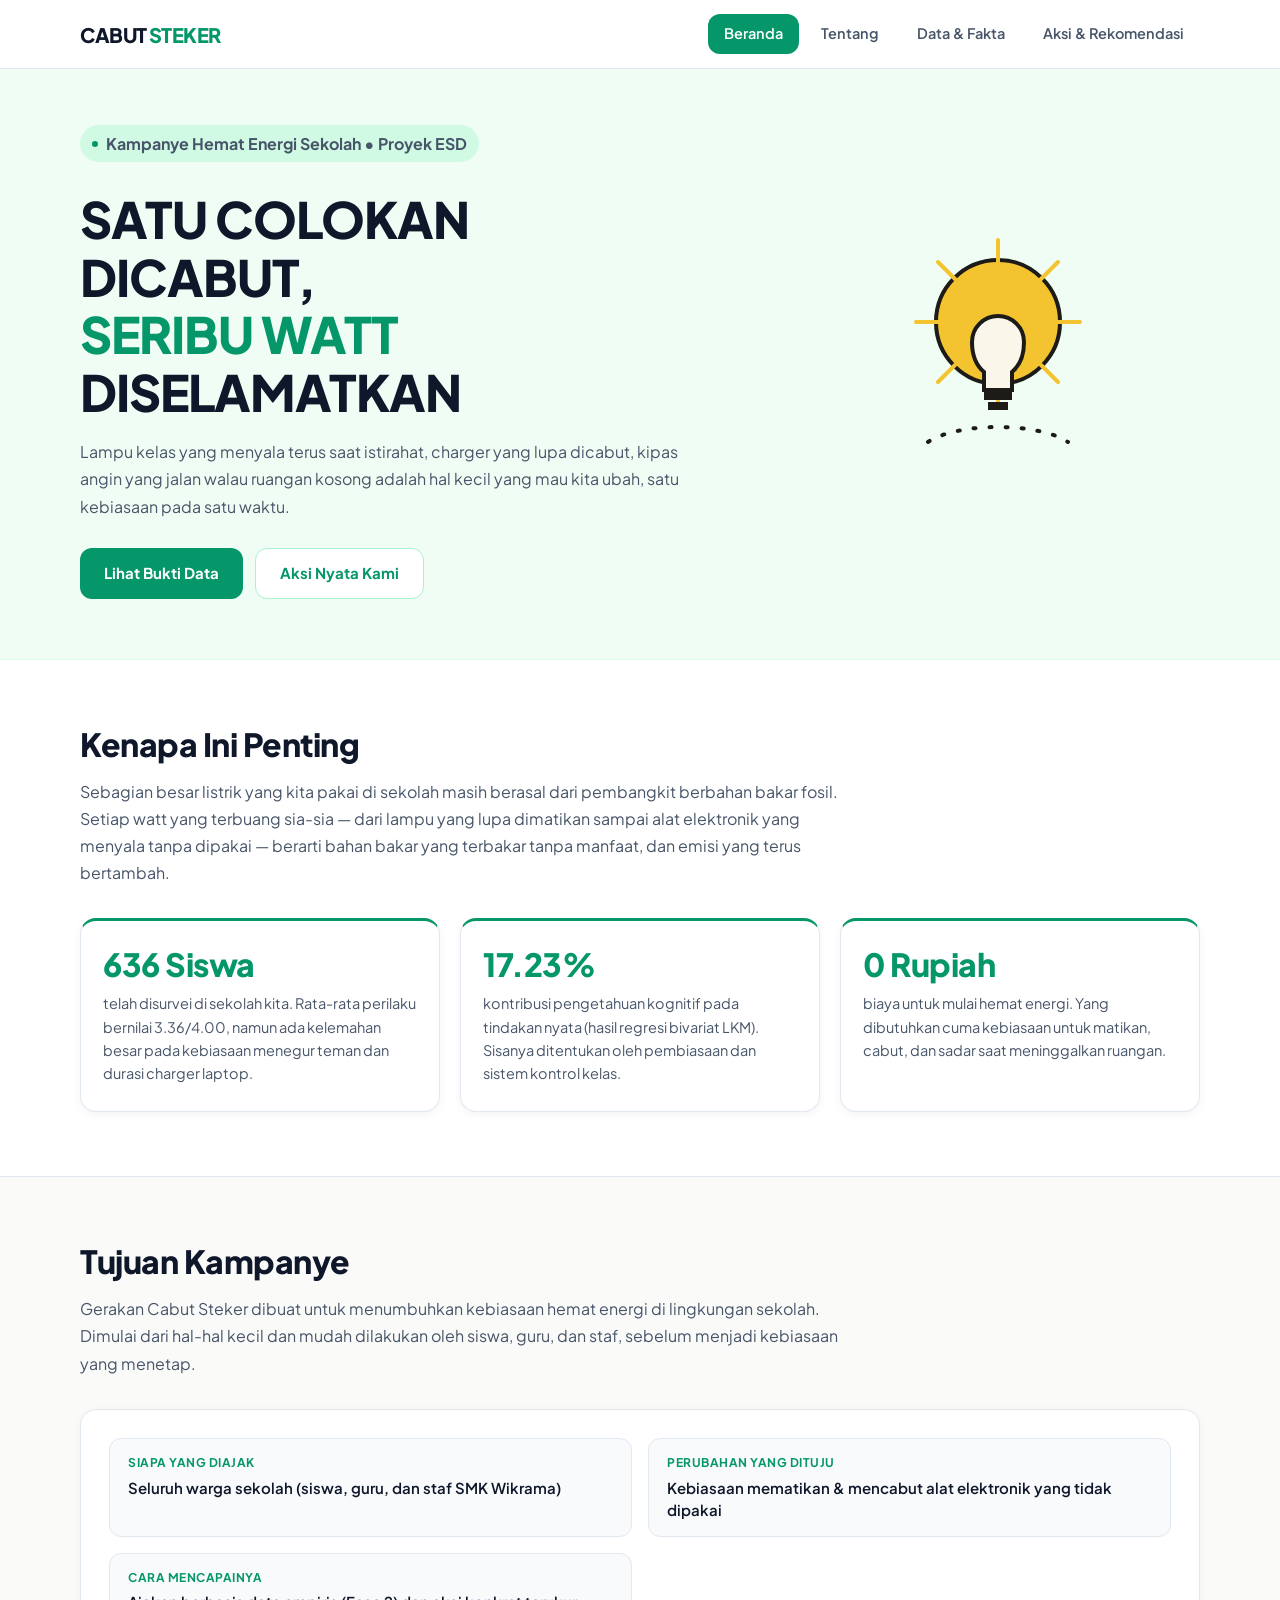
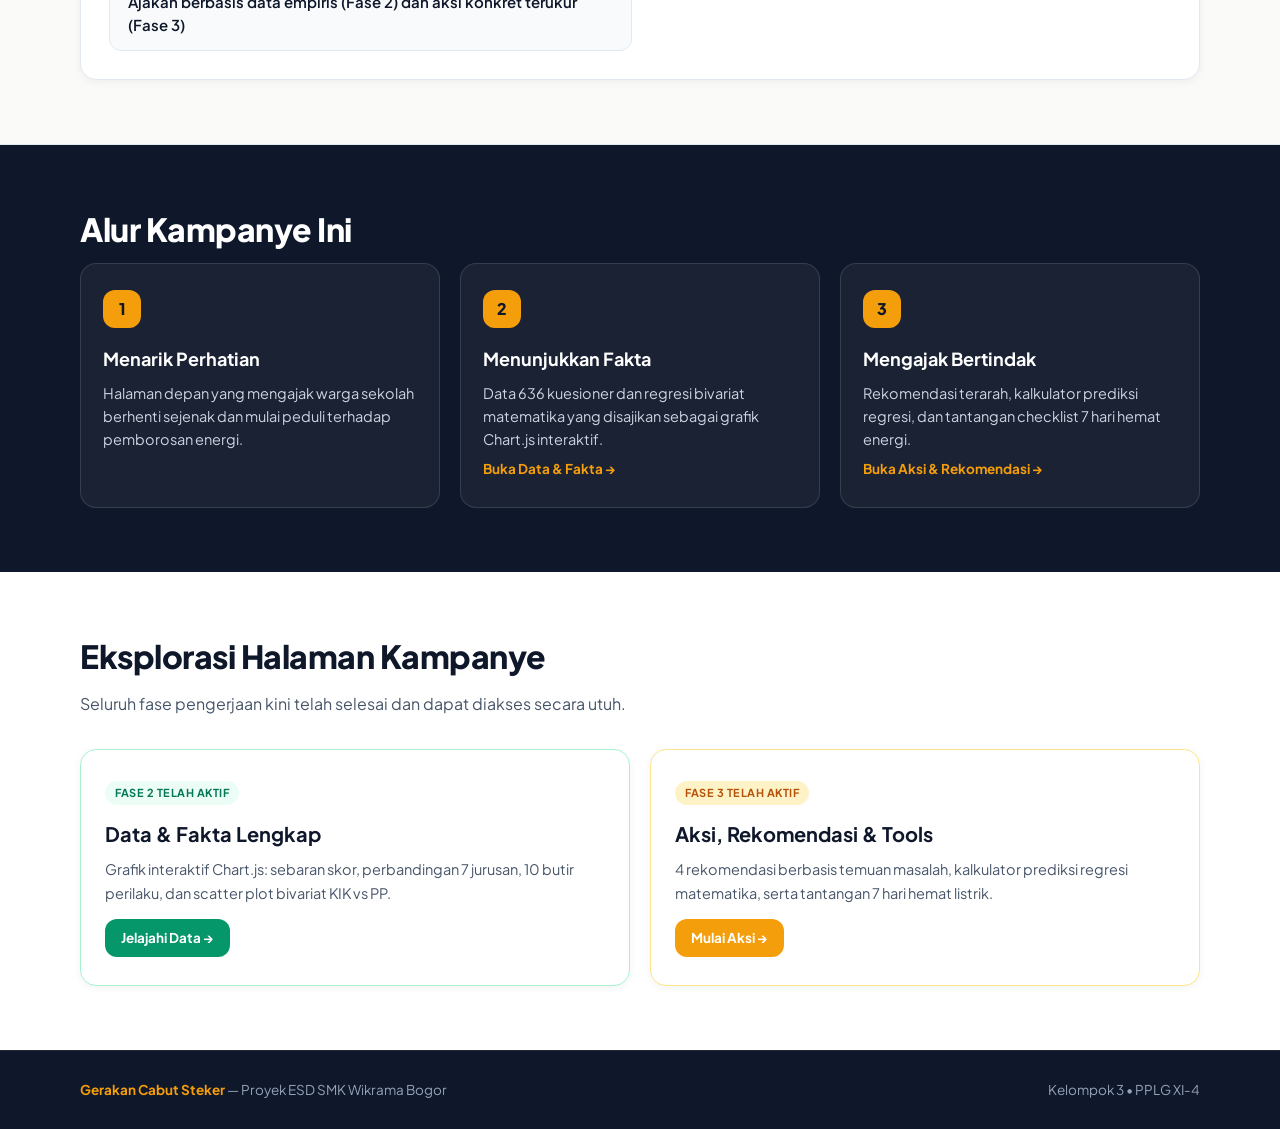
<file: index.html>
<!DOCTYPE html>
<html lang="id">
<head>
<meta charset="UTF-8">
<meta name="viewport" content="width=device-width, initial-scale=1.0">
<title>Gerakan Cabut Steker — Kampanye Hemat Energi Sekolah</title>
<meta name="description" content="Kampanye ajakan hemat energi di lingkungan sekolah: satu colokan dicabut, satu langkah lebih hemat. Proyek ESD SMK Wikrama Bogor.">
<link rel="preconnect" href="https://fonts.googleapis.com">
<link rel="preconnect" href="https://fonts.gstatic.com">
<link href="https://fonts.googleapis.com/css2?family=Plus+Jakarta+Sans:wght@400;500;600;700;800&display=swap" rel="stylesheet">
<link rel="stylesheet" href="css/style.css">
</head>
<body>

<header class="header">
  <div class="wadah header-inner">
    <a href="index.html" class="logo">CABUT<span>STEKER</span></a>
    <button class="nav-toggle" aria-expanded="false" aria-label="Buka menu navigasi">Menu</button>
    <ul class="nav">
      <li><a href="index.html" class="aktif">Beranda</a></li>
      <li><a href="tentang.html">Tentang</a></li>
      <li><a href="data.html">Data &amp; Fakta</a></li>
      <li><a href="aksi.html">Aksi &amp; Rekomendasi</a></li>
    </ul>
  </div>
</header>

<section class="hero">
  <div class="wadah hero-inner">
    <div>
      <p class="hero-eyebrow">Kampanye Hemat Energi Sekolah &bull; Proyek ESD</p>
      <h1>SATU COLOKAN<br>DICABUT,<br><em>SERIBU WATT</em><br>DISELAMATKAN</h1>
      <p>Lampu kelas yang menyala terus saat istirahat, charger yang lupa dicabut, kipas angin yang jalan walau ruangan kosong adalah hal kecil yang mau kita ubah, satu kebiasaan pada satu waktu.</p>
      <div style="display: flex; gap: 12px; flex-wrap: wrap; margin-top: 20px;">
        <a href="data.html" class="tombol">Lihat Bukti Data</a>
        <a href="aksi.html" class="tombol" style="background: #ffffff; color: var(--primary); border: 1px solid var(--primary-border);">Aksi Nyata Kami</a>
      </div>
    </div>
    <div class="hero-ilustrasi" aria-hidden="true">
      <svg viewBox="0 0 220 260" width="220" height="260" xmlns="http://www.w3.org/2000/svg">
        <circle cx="110" cy="90" r="62" fill="#F4C430" stroke="#1C1B18" stroke-width="4"/>
        <path d="M110 8 V32 M110 148 V172 M28 90 H52 M168 90 H192 M50 30 L67 47 M170 30 L153 47 M50 150 L67 133 M170 150 L153 133" stroke="#F4C430" stroke-width="4" stroke-linecap="round"/>
        <path d="M84 110 Q84 130 96 140 V158 H124 V140 Q136 130 136 110 A26 26 0 1 0 84 110 Z" fill="#FBF6EA" stroke="#1C1B18" stroke-width="4"/>
        <rect x="96" y="158" width="28" height="10" fill="#1C1B18"/>
        <rect x="100" y="170" width="20" height="8" fill="#1C1B18"/>
        <path d="M40 210 C70 190 150 190 180 210" stroke="#1C1B18" stroke-width="4" fill="none" stroke-linecap="round" stroke-dasharray="2 14"/>
      </svg>
    </div>
  </div>
</section>

<section class="seksi seksi--krem">
  <div class="wadah">
    <h2 class="judul-seksi">Kenapa Ini Penting</h2>
    <p class="lead">Sebagian besar listrik yang kita pakai di sekolah masih berasal dari pembangkit berbahan bakar fosil. Setiap watt yang terbuang sia-sia — dari lampu yang lupa dimatikan sampai alat elektronik yang menyala tanpa dipakai — berarti bahan bakar yang terbakar tanpa manfaat, dan emisi yang terus bertambah.</p>
    <div class="grid-fakta">
      <div class="kartu-fakta">
        <span class="angka">636 Siswa</span>
        <p>telah disurvei di sekolah kita. Rata-rata perilaku bernilai 3.36/4.00, namun ada kelemahan besar pada kebiasaan menegur teman dan durasi charger laptop.</p>
      </div>
      <div class="kartu-fakta">
        <span class="angka">17.23%</span>
        <p>kontribusi pengetahuan kognitif pada tindakan nyata (hasil regresi bivariat LKM). Sisanya ditentukan oleh pembiasaan dan sistem kontrol kelas.</p>
      </div>
      <div class="kartu-fakta">
        <span class="angka">0 Rupiah</span>
        <p>biaya untuk mulai hemat energi. Yang dibutuhkan cuma kebiasaan untuk matikan, cabut, dan sadar saat meninggalkan ruangan.</p>
      </div>
    </div>
  </div>
</section>

<section class="seksi seksi--kuning">
  <div class="wadah">
    <h2 class="judul-seksi">Tujuan Kampanye</h2>
    <p class="lead">Gerakan Cabut Steker dibuat untuk menumbuhkan kebiasaan hemat energi di lingkungan sekolah. Dimulai dari hal-hal kecil dan mudah dilakukan oleh siswa, guru, dan staf, sebelum menjadi kebiasaan yang menetap.</p>
    <div class="kotak-identitas">
      <div class="item-identitas">
        <h4>Siapa yang diajak</h4>
        <p>Seluruh warga sekolah (siswa, guru, dan staf SMK Wikrama)</p>
      </div>
      <div class="item-identitas">
        <h4>Perubahan yang dituju</h4>
        <p>Kebiasaan mematikan &amp; mencabut alat elektronik yang tidak dipakai</p>
      </div>
      <div class="item-identitas">
        <h4>Cara mencapainya</h4>
        <p>Ajakan berbasis data empiris (Fase 2) dan aksi konkret terukur (Fase 3)</p>
      </div>
    </div>
  </div>
</section>

<section class="seksi seksi--tinta">
  <div class="wadah">
    <h2 class="judul-seksi">Alur Kampanye Ini</h2>
    <div class="alur">
      <div class="alur-langkah">
        <div class="alur-nomor">1</div>
        <h3>Menarik Perhatian</h3>
        <p>Halaman depan yang mengajak warga sekolah berhenti sejenak dan mulai peduli terhadap pemborosan energi.</p>
      </div>
      <div class="alur-langkah">
        <div class="alur-nomor">2</div>
        <h3>Menunjukkan Fakta</h3>
        <p>Data 636 kuesioner dan regresi bivariat matematika yang disajikan sebagai grafik Chart.js interaktif.</p>
        <a href="data.html" style="color: var(--accent); font-weight: 700; font-size: 13.5px; display: inline-block; margin-top: 6px;">Buka Data &amp; Fakta &rarr;</a>
      </div>
      <div class="alur-langkah">
        <div class="alur-nomor">3</div>
        <h3>Mengajak Bertindak</h3>
        <p>Rekomendasi terarah, kalkulator prediksi regresi, dan tantangan checklist 7 hari hemat energi.</p>
        <a href="aksi.html" style="color: var(--accent); font-weight: 700; font-size: 13.5px; display: inline-block; margin-top: 6px;">Buka Aksi &amp; Rekomendasi &rarr;</a>
      </div>
    </div>
  </div>
</section>

<section class="seksi seksi--krem">
  <div class="wadah">
    <h2 class="judul-seksi">Eksplorasi Halaman Kampanye</h2>
    <p class="lead">Seluruh fase pengerjaan kini telah selesai dan dapat diakses secara utuh.</p>
    <div class="grid-segera">
      <div class="kartu-segera" style="background: #ffffff; border-color: var(--primary-border);">
        <span class="pita-segera" style="background: var(--primary-light); color: var(--primary-hover);">Fase 2 Telah Aktif</span>
        <h3>Data &amp; Fakta Lengkap</h3>
        <p>Grafik interaktif Chart.js: sebaran skor, perbandingan 7 jurusan, 10 butir perilaku, dan scatter plot bivariat KIK vs PP.</p>
        <a href="data.html" class="tombol" style="margin-top: 14px; display: inline-block; font-size: 13.5px; padding: 8px 16px;">Jelajahi Data &rarr;</a>
      </div>
      <div class="kartu-segera" style="background: #ffffff; border-color: #fde68a;">
        <span class="pita-segera" style="background: #fef3c7; color: #b45309;">Fase 3 Telah Aktif</span>
        <h3>Aksi, Rekomendasi &amp; Tools</h3>
        <p>4 rekomendasi berbasis temuan masalah, kalkulator prediksi regresi matematika, serta tantangan 7 hari hemat listrik.</p>
        <a href="aksi.html" class="tombol" style="margin-top: 14px; display: inline-block; font-size: 13.5px; padding: 8px 16px; background: var(--accent);">Mulai Aksi &rarr;</a>
      </div>
    </div>
  </div>
</section>

<footer class="footer">
  <div class="wadah footer-inner">
    <span><strong>Gerakan Cabut Steker</strong> — Proyek ESD SMK Wikrama Bogor</span>
    <span>Kelompok 3 &bull; PPLG XI-4</span>
  </div>
</footer>

<script src="js/main.js"></script>
</body>
</html>
</file>
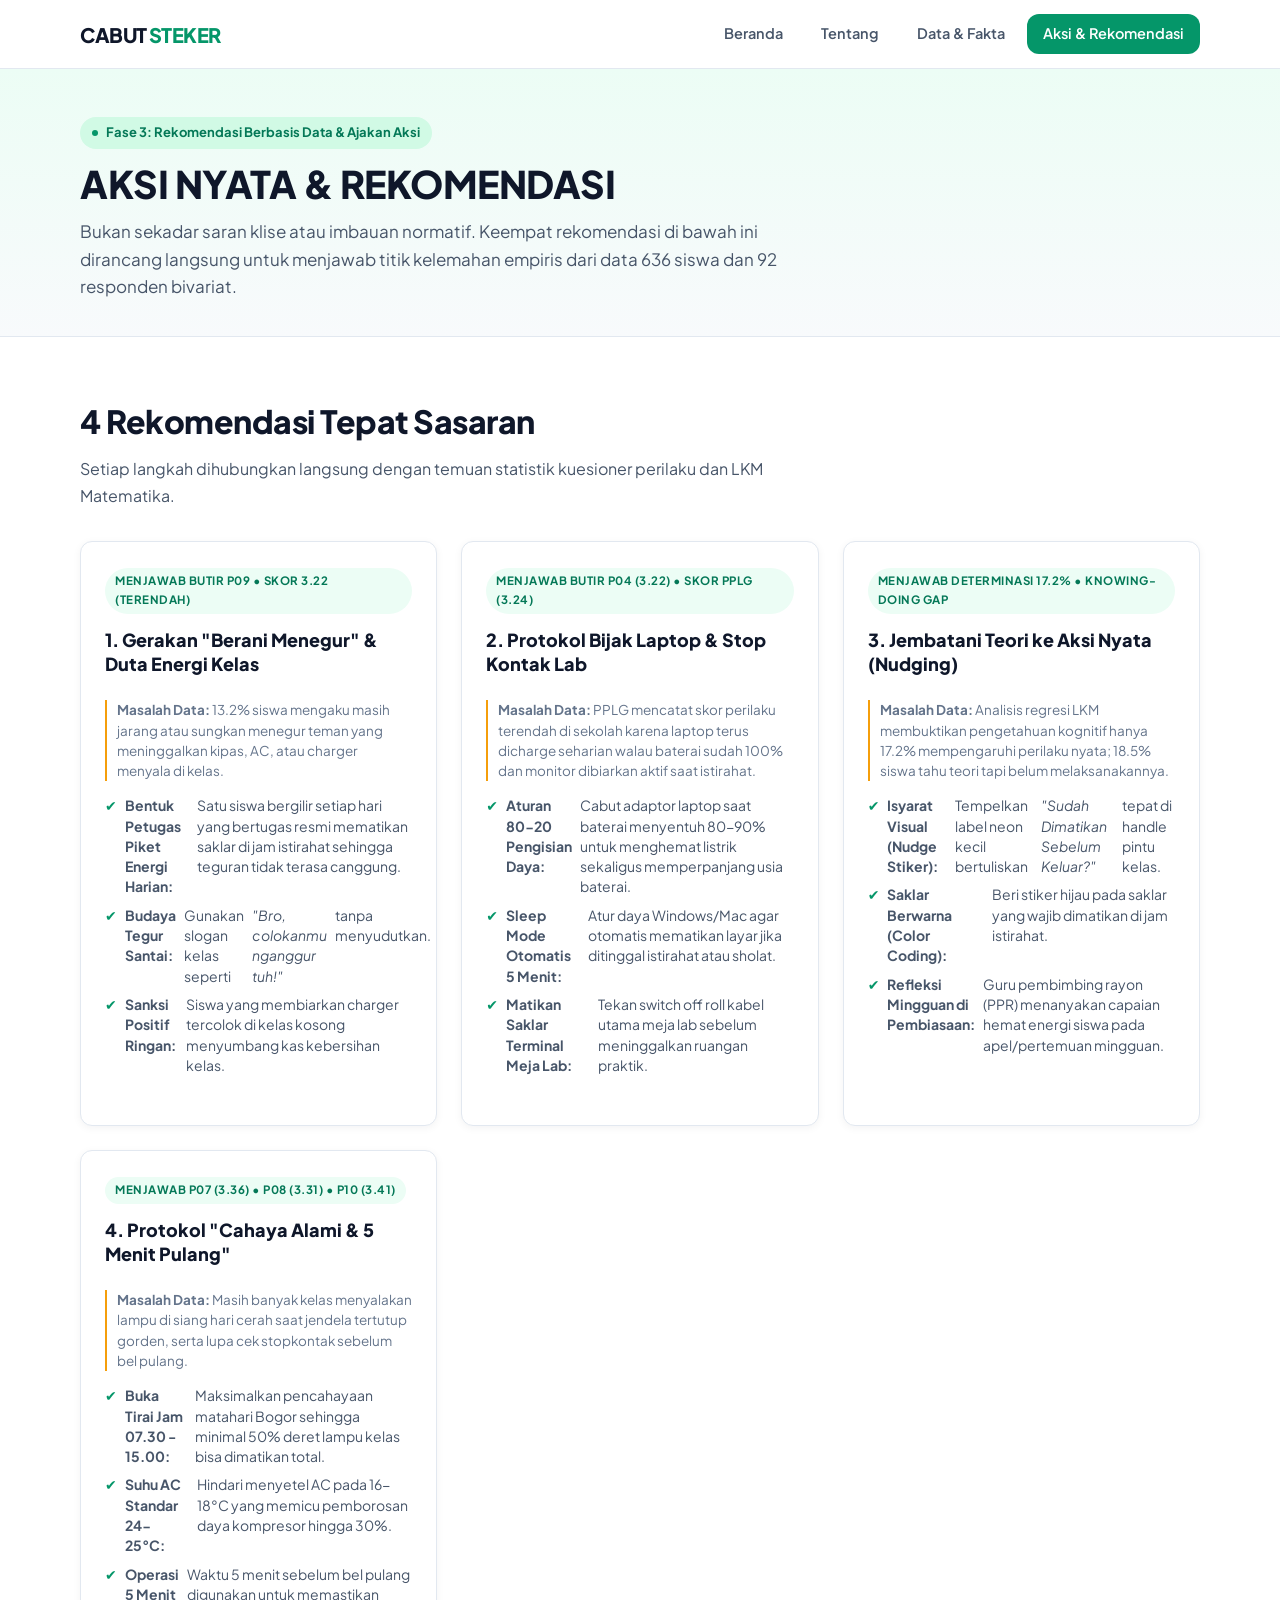
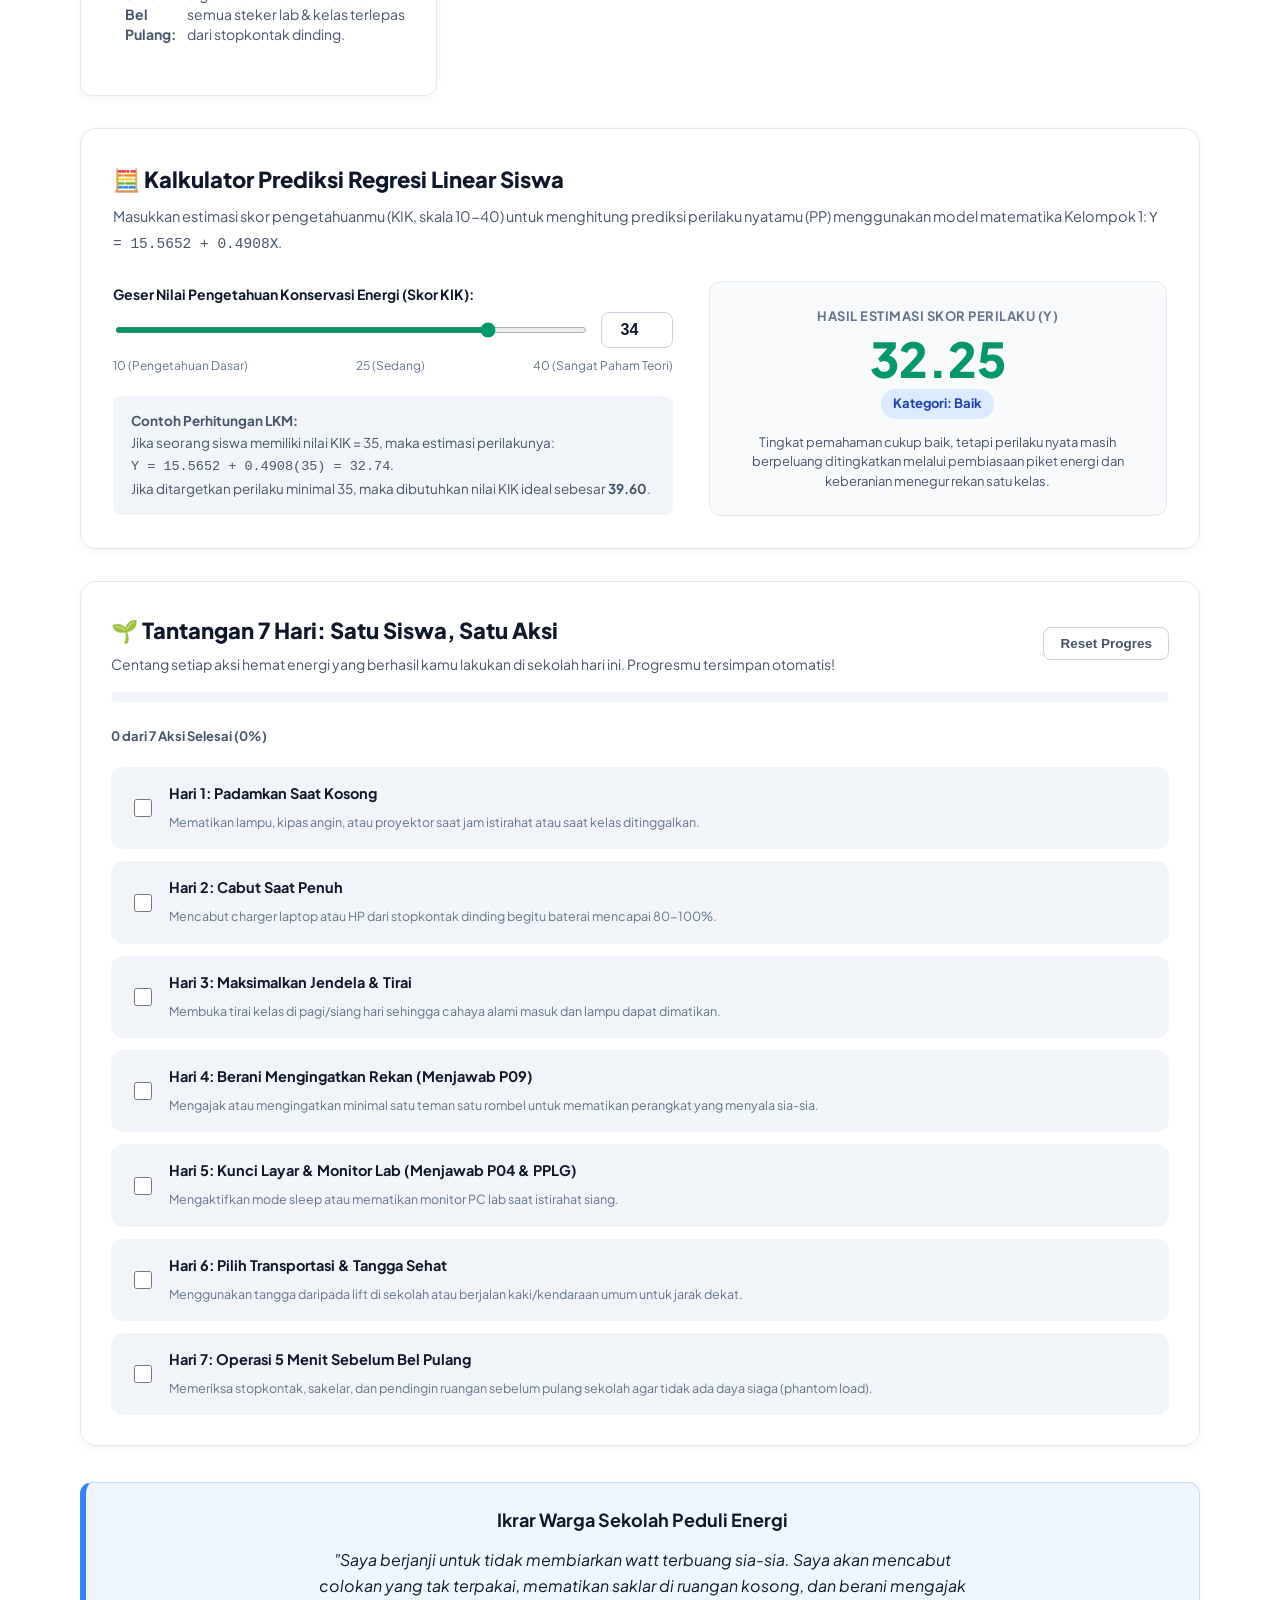
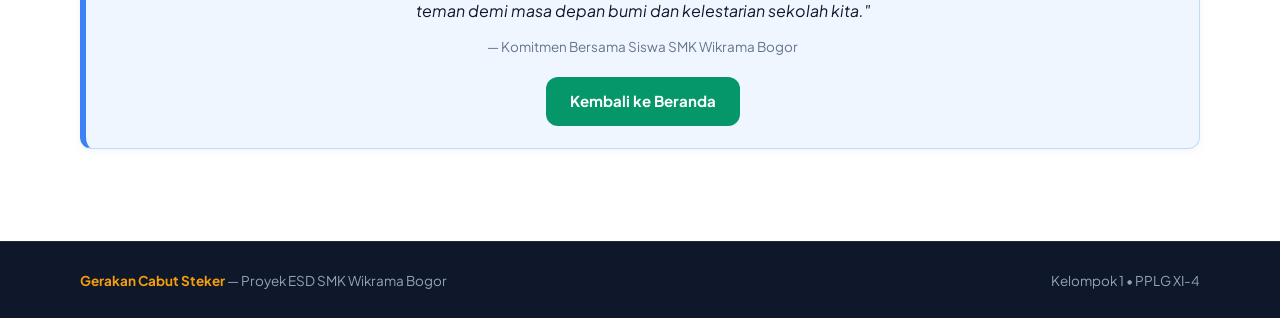
<file: aksi.html>
<!DOCTYPE html>
<html lang="id">
<head>
  <meta charset="UTF-8">
  <meta name="viewport" content="width=device-width, initial-scale=1.0">
  <title>Aksi &amp; Rekomendasi — Gerakan Cabut Steker</title>
  <meta name="description" content="Langkah aksi nyata dan rekomendasi berbasis data hasil analisis kuesioner dan regresi bivariat untuk hemat energi di sekolah.">
  <link rel="preconnect" href="https://fonts.googleapis.com">
  <link rel="preconnect" href="https://fonts.gstatic.com">
  <link href="https://fonts.googleapis.com/css2?family=Plus+Jakarta+Sans:wght@400;500;600;700;800&display=swap" rel="stylesheet">
  <link rel="stylesheet" href="css/style.css">
</head>
<body>

<header class="header">
  <div class="wadah header-inner">
    <a href="index.html" class="logo">CABUT<span>STEKER</span></a>
    <button class="nav-toggle" aria-expanded="false" aria-label="Buka menu navigasi">Menu</button>
    <ul class="nav">
      <li><a href="index.html">Beranda</a></li>
      <li><a href="tentang.html">Tentang</a></li>
      <li><a href="data.html">Data &amp; Fakta</a></li>
      <li><a href="aksi.html" class="aktif">Aksi &amp; Rekomendasi</a></li>
    </ul>
  </div>
</header>

<section class="hero-subpage">
  <div class="wadah">
    <span class="hero-eyebrow">Fase 3: Rekomendasi Berbasis Data &amp; Ajakan Aksi</span>
    <h1>AKSI NYATA &amp; REKOMENDASI</h1>
    <p class="lead">Bukan sekadar saran klise atau imbauan normatif. Keempat rekomendasi di bawah ini dirancang langsung untuk menjawab titik kelemahan empiris dari data 636 siswa dan 92 responden bivariat.</p>
  </div>
</section>

<section class="seksi seksi--krem">
  <div class="wadah">

    <!-- 4 Rekomendasi Konkret Berbasis Data -->
    <h2 class="judul-seksi">4 Rekomendasi Tepat Sasaran</h2>
    <p class="lead">Setiap langkah dihubungkan langsung dengan temuan statistik kuesioner perilaku dan LKM Matematika.</p>

    <div class="rekomendasi-grid">

      <!-- Rekomendasi 1: Menjawab P09 -->
      <div class="kartu-rekomendasi">
        <span class="rekomendasi-target">Menjawab Butir P09 &bull; Skor 3.22 (Terendah)</span>
        <h3>1. Gerakan "Berani Menegur" &amp; Duta Energi Kelas</h3>
        <p class="deskripsi-masalah"><strong>Masalah Data:</strong> 13.2% siswa mengaku masih jarang atau sungkan menegur teman yang meninggalkan kipas, AC, atau charger menyala di kelas.</p>
        <ul class="langkah-aksi">
          <li><strong>Bentuk Petugas Piket Energi Harian:</strong> Satu siswa bergilir setiap hari yang bertugas resmi mematikan saklar di jam istirahat sehingga teguran tidak terasa canggung.</li>
          <li><strong>Budaya Tegur Santai:</strong> Gunakan slogan kelas seperti <em>"Bro, colokanmu nganggur tuh!"</em> tanpa menyudutkan.</li>
          <li><strong>Sanksi Positif Ringan:</strong> Siswa yang membiarkan charger tercolok di kelas kosong menyumbang kas kebersihan kelas.</li>
        </ul>
      </div>

      <!-- Rekomendasi 2: Menjawab P04 & Jurusan PPLG -->
      <div class="kartu-rekomendasi">
        <span class="rekomendasi-target">Menjawab Butir P04 (3.22) &bull; Skor PPLG (3.24)</span>
        <h3>2. Protokol Bijak Laptop &amp; Stop Kontak Lab</h3>
        <p class="deskripsi-masalah"><strong>Masalah Data:</strong> PPLG mencatat skor perilaku terendah di sekolah karena laptop terus dicharge seharian walau baterai sudah 100% dan monitor dibiarkan aktif saat istirahat.</p>
        <ul class="langkah-aksi">
          <li><strong>Aturan 80-20 Pengisian Daya:</strong> Cabut adaptor laptop saat baterai menyentuh 80-90% untuk menghemat listrik sekaligus memperpanjang usia baterai.</li>
          <li><strong>Sleep Mode Otomatis 5 Menit:</strong> Atur daya Windows/Mac agar otomatis mematikan layar jika ditinggal istirahat atau sholat.</li>
          <li><strong>Matikan Saklar Terminal Meja Lab:</strong> Tekan switch off roll kabel utama meja lab sebelum meninggalkan ruangan praktik.</li>
        </ul>
      </div>

      <!-- Rekomendasi 3: Menjawab Gap Bivariat (R² = 17.2%) -->
      <div class="kartu-rekomendasi">
        <span class="rekomendasi-target">Menjawab Determinasi 17.2% &bull; Knowing-Doing Gap</span>
        <h3>3. Jembatani Teori ke Aksi Nyata (Nudging)</h3>
        <p class="deskripsi-masalah"><strong>Masalah Data:</strong> Analisis regresi LKM membuktikan pengetahuan kognitif hanya 17.2% mempengaruhi perilaku nyata; 18.5% siswa tahu teori tapi belum melaksanakannya.</p>
        <ul class="langkah-aksi">
          <li><strong>Isyarat Visual (Nudge Stiker):</strong> Tempelkan label neon kecil bertuliskan <em>"Sudah Dimatikan Sebelum Keluar?"</em> tepat di handle pintu kelas.</li>
          <li><strong>Saklar Berwarna (Color Coding):</strong> Beri stiker hijau pada saklar yang wajib dimatikan di jam istirahat.</li>
          <li><strong>Refleksi Mingguan di Pembiasaan:</strong> Guru pembimbing rayon (PPR) menanyakan capaian hemat energi siswa pada apel/pertemuan mingguan.</li>
        </ul>
      </div>

      <!-- Rekomendasi 4: Menjawab P07, P08 & P10 -->
      <div class="kartu-rekomendasi">
        <span class="rekomendasi-target">Menjawab P07 (3.36) &bull; P08 (3.31) &bull; P10 (3.41)</span>
        <h3>4. Protokol "Cahaya Alami &amp; 5 Menit Pulang"</h3>
        <p class="deskripsi-masalah"><strong>Masalah Data:</strong> Masih banyak kelas menyalakan lampu di siang hari cerah saat jendela tertutup gorden, serta lupa cek stopkontak sebelum bel pulang.</p>
        <ul class="langkah-aksi">
          <li><strong>Buka Tirai Jam 07.30 - 15.00:</strong> Maksimalkan pencahayaan matahari Bogor sehingga minimal 50% deret lampu kelas bisa dimatikan total.</li>
          <li><strong>Suhu AC Standar 24-25°C:</strong> Hindari menyetel AC pada 16-18°C yang memicu pemborosan daya kompresor hingga 30%.</li>
          <li><strong>Operasi 5 Menit Bel Pulang:</strong> Waktu 5 menit sebelum bel pulang digunakan untuk memastikan semua steker lab &amp; kelas terlepas dari stopkontak dinding.</li>
        </ul>
      </div>

    </div>

    <!-- Interaktif 1: Kalkulator Prediksi Regresi Linear -->
    <div class="kalkulator-card">
      <h2 style="font-size: 22px; font-weight: 800; margin: 0 0 8px; color: var(--text-main);">
        🧮 Kalkulator Prediksi Regresi Linear Siswa
      </h2>
      <p style="color: var(--text-muted); font-size: 14.5px; margin: 0 0 24px;">
        Masukkan estimasi skor pengetahuanmu (KIK, skala 10-40) untuk menghitung prediksi perilaku nyatamu (PP) menggunakan model matematika Kelompok 1: <code>Y = 15.5652 + 0.4908X</code>.
      </p>

      <div class="kalkulator-grid">
        <div class="kalkulator-form">
          <label for="inputKIKRange">Geser Nilai Pengetahuan Konservasi Energi (Skor KIK):</label>
          <div class="input-group">
            <input type="range" id="inputKIKRange" min="10" max="40" step="1" value="34">
            <input type="number" id="inputKIKNumber" min="10" max="40" value="34">
          </div>
          <div style="display: flex; justify-content: space-between; font-size: 12px; color: var(--text-light); margin-top: -10px; margin-bottom: 20px;">
            <span>10 (Pengetahuan Dasar)</span>
            <span>25 (Sedang)</span>
            <span>40 (Sangat Paham Teori)</span>
          </div>

          <div style="background: var(--bg-subtle); padding: 14px 18px; border-radius: var(--radius-sm); font-size: 13.5px; color: var(--text-muted);">
            <strong>Contoh Perhitungan LKM:</strong><br>
            Jika seorang siswa memiliki nilai KIK = 35, maka estimasi perilakunya:<br>
            <code>Y = 15.5652 + 0.4908(35) = 32.74</code>.<br>
            Jika ditargetkan perilaku minimal 35, maka dibutuhkan nilai KIK ideal sebesar <strong>39.60</strong>.
          </div>
        </div>

        <div class="kalkulator-hasil">
          <div class="judul-hasil">Hasil Estimasi Skor Perilaku (Y)</div>
          <div class="skor-prediksi" id="skorPrediksiPP">32.25</div>
          <div id="badgeKategoriPP" class="badge badge--biru" style="font-size: 13px; padding: 4px 12px;">Kategori: Baik</div>
          <p class="pesan-prediksi" id="pesanPrediksiPP" style="margin-top: 14px;">
            Nilai kognitif Anda memadai. Namun untuk mengubahnya menjadi aksi nyata, diperlukan pembiasaan rutin.
          </p>
        </div>
      </div>
    </div>

    <!-- Interaktif 2: Tantangan 7 Hari Hemat Energi Siswa -->
    <div class="tantangan-card">
      <div style="display: flex; justify-content: space-between; align-items: center; flex-wrap: wrap; gap: 12px;">
        <div>
          <h2 style="font-size: 22px; font-weight: 800; margin: 0 0 4px; color: var(--text-main);">
            🌱 Tantangan 7 Hari: Satu Siswa, Satu Aksi
          </h2>
          <p style="color: var(--text-muted); font-size: 14px; margin: 0;">
            Centang setiap aksi hemat energi yang berhasil kamu lakukan di sekolah hari ini. Progresmu tersimpan otomatis!
          </p>
        </div>
        <button id="btnResetTantangan" class="tab-btn" style="border: 1px solid var(--border-hover); background: #ffffff;">Reset Progres</button>
      </div>

      <div class="progress-bar-container">
        <div class="progress-bar-fill" id="progressTantangan"></div>
      </div>
      <div style="display: flex; justify-content: space-between; font-size: 13px; font-weight: 700; color: var(--text-muted); margin-bottom: 20px;">
        <span id="progressTeks">0 dari 7 Aksi Selesai (0%)</span>
        <span id="lencanaSelesai" style="display: none; color: var(--primary);">🏅 Lencana Pejuang Energi Terbuka!</span>
      </div>

      <div class="daftar-tantangan" id="daftarTantangan">
        <label class="item-tantangan">
          <input type="checkbox">
          <div class="item-tantangan-teks">
            <strong>Hari 1: Padamkan Saat Kosong</strong>
            <span>Mematikan lampu, kipas angin, atau proyektor saat jam istirahat atau saat kelas ditinggalkan.</span>
          </div>
        </label>

        <label class="item-tantangan">
          <input type="checkbox">
          <div class="item-tantangan-teks">
            <strong>Hari 2: Cabut Saat Penuh</strong>
            <span>Mencabut charger laptop atau HP dari stopkontak dinding begitu baterai mencapai 80-100%.</span>
          </div>
        </label>

        <label class="item-tantangan">
          <input type="checkbox">
          <div class="item-tantangan-teks">
            <strong>Hari 3: Maksimalkan Jendela &amp; Tirai</strong>
            <span>Membuka tirai kelas di pagi/siang hari sehingga cahaya alami masuk dan lampu dapat dimatikan.</span>
          </div>
        </label>

        <label class="item-tantangan">
          <input type="checkbox">
          <div class="item-tantangan-teks">
            <strong>Hari 4: Berani Mengingatkan Rekan (Menjawab P09)</strong>
            <span>Mengajak atau mengingatkan minimal satu teman satu rombel untuk mematikan perangkat yang menyala sia-sia.</span>
          </div>
        </label>

        <label class="item-tantangan">
          <input type="checkbox">
          <div class="item-tantangan-teks">
            <strong>Hari 5: Kunci Layar &amp; Monitor Lab (Menjawab P04 &amp; PPLG)</strong>
            <span>Mengaktifkan mode sleep atau mematikan monitor PC lab saat istirahat siang.</span>
          </div>
        </label>

        <label class="item-tantangan">
          <input type="checkbox">
          <div class="item-tantangan-teks">
            <strong>Hari 6: Pilih Transportasi &amp; Tangga Sehat</strong>
            <span>Menggunakan tangga daripada lift di sekolah atau berjalan kaki/kendaraan umum untuk jarak dekat.</span>
          </div>
        </label>

        <label class="item-tantangan">
          <input type="checkbox">
          <div class="item-tantangan-teks">
            <strong>Hari 7: Operasi 5 Menit Sebelum Bel Pulang</strong>
            <span>Memeriksa stopkontak, sakelar, dan pendingin ruangan sebelum pulang sekolah agar tidak ada daya siaga (phantom load).</span>
          </div>
        </label>
      </div>
    </div>

    <!-- Kotak Ikrar Digital -->
    <div class="highlight-box highlight-box--info" style="margin-top: 36px; text-align: center;">
      <h3 style="justify-content: center;">Ikrar Warga Sekolah Peduli Energi</h3>
      <blockquote style="font-style: italic; font-size: 16px; color: var(--text-main); margin: 12px auto; max-width: 680px; line-height: 1.6;">
        "Saya berjanji untuk tidak membiarkan watt terbuang sia-sia. Saya akan mencabut colokan yang tak terpakai, mematikan saklar di ruangan kosong, dan berani mengajak teman demi masa depan bumi dan kelestarian sekolah kita."
      </blockquote>
      <p style="font-size: 13.5px; color: var(--text-light); margin-bottom: 20px;">— Komitmen Bersama Siswa SMK Wikrama Bogor</p>
      <a href="index.html" class="tombol">Kembali ke Beranda</a>
    </div>

  </div>
</section>

<footer class="footer">
  <div class="wadah footer-inner">
    <span><strong>Gerakan Cabut Steker</strong> — Proyek ESD SMK Wikrama Bogor</span>
    <span>Kelompok 1 &bull; PPLG XI-4</span>
  </div>
</footer>

<script src="js/aksi.js"></script>
<script src="js/main.js"></script>
</body>
</html>
</file>
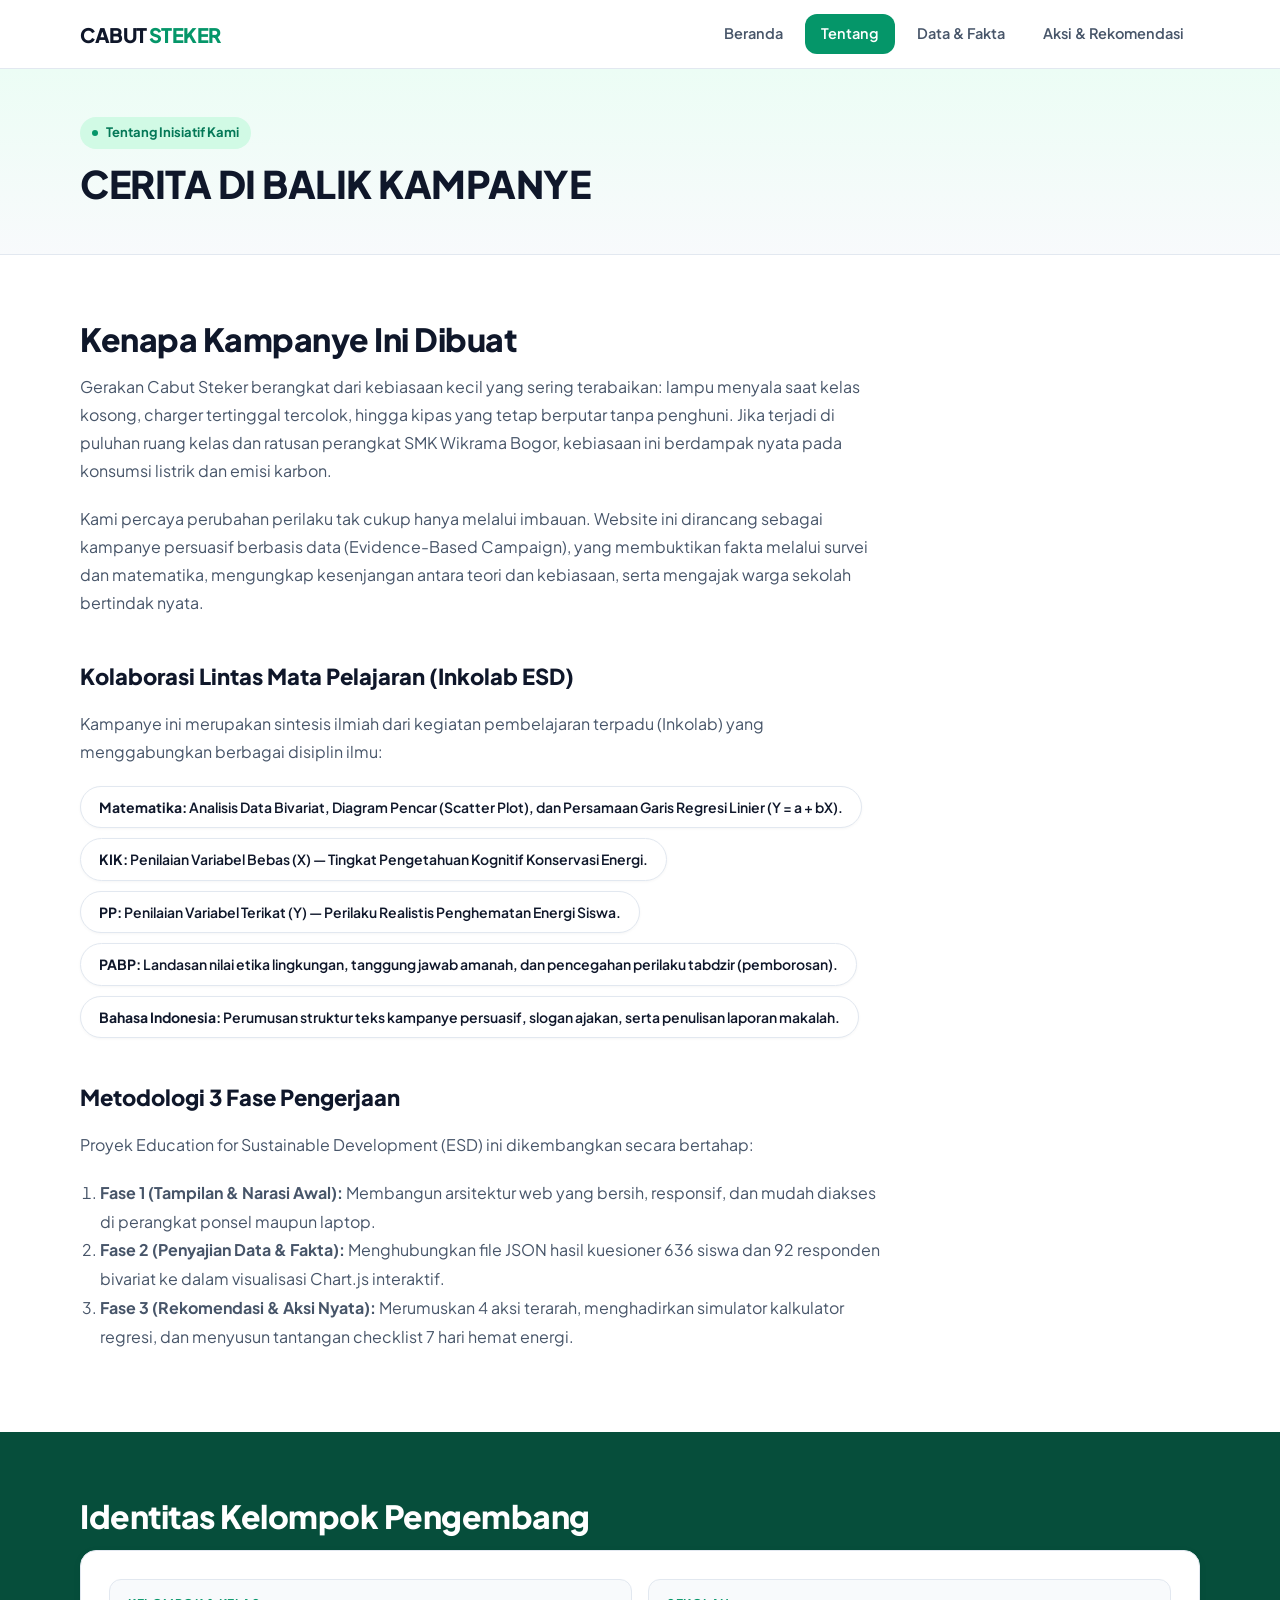
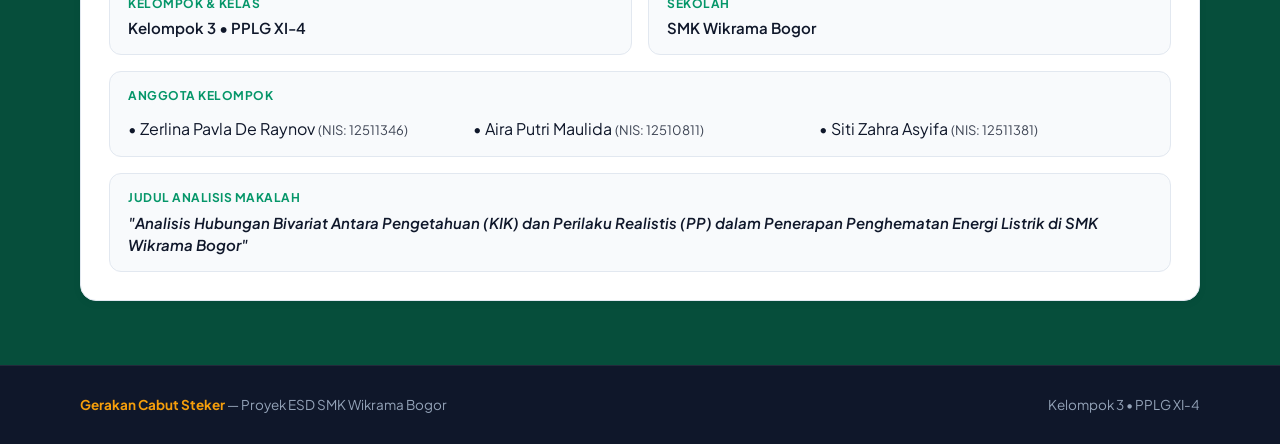
<file: tentang.html>
<!DOCTYPE html>
<html lang="id">
<head>
<meta charset="UTF-8">
<meta name="viewport" content="width=device-width, initial-scale=1.0">
<title>Tentang — Gerakan Cabut Steker</title>
<meta name="description" content="Cerita di balik kampanye hemat energi Gerakan Cabut Steker, kolaborasi lintas mapel, dan identitas Kelompok 1 PPLG XI-4 SMK Wikrama Bogor.">
<link rel="preconnect" href="https://fonts.googleapis.com">
<link rel="preconnect" href="https://fonts.gstatic.com">
<link href="https://fonts.googleapis.com/css2?family=Plus+Jakarta+Sans:wght@400;500;600;700;800&display=swap" rel="stylesheet">
<link rel="stylesheet" href="css/style.css">
</head>
<body>

<header class="header">
  <div class="wadah header-inner">
    <a href="index.html" class="logo">CABUT<span>STEKER</span></a>
    <button class="nav-toggle" aria-expanded="false" aria-label="Buka menu navigasi">Menu</button>
    <ul class="nav">
      <li><a href="index.html">Beranda</a></li>
      <li><a href="tentang.html" class="aktif">Tentang</a></li>
      <li><a href="data.html">Data &amp; Fakta</a></li>
      <li><a href="aksi.html">Aksi &amp; Rekomendasi</a></li>
    </ul>
  </div>
</header>

<section class="hero-subpage">
  <div class="wadah">
    <span class="hero-eyebrow">Tentang Inisiatif Kami</span>
    <h1>CERITA DI BALIK KAMPANYE</h1>
  </div>
</section>

<section class="seksi seksi--krem">
  <div class="wadah">
    <h2 class="judul-seksi">Kenapa Kampanye Ini Dibuat</h2>
    <div class="narasi">
      <p>Gerakan Cabut Steker berangkat dari kebiasaan kecil yang sering terabaikan: lampu menyala saat kelas kosong, charger tertinggal tercolok, hingga kipas yang tetap berputar tanpa penghuni. Jika terjadi di puluhan ruang kelas dan ratusan perangkat SMK Wikrama Bogor, kebiasaan ini berdampak nyata pada konsumsi listrik dan emisi karbon.</p>
      <p>Kami percaya perubahan perilaku tak cukup hanya melalui imbauan. Website ini dirancang sebagai kampanye persuasif berbasis data (Evidence-Based Campaign), yang membuktikan fakta melalui survei dan matematika, mengungkap kesenjangan antara teori dan kebiasaan, serta mengajak warga sekolah bertindak nyata.</p>
      <h2>Kolaborasi Lintas Mata Pelajaran (Inkolab ESD)</h2>
      <p>Kampanye ini merupakan sintesis ilmiah dari kegiatan pembelajaran terpadu (Inkolab) yang menggabungkan berbagai disiplin ilmu:</p>
      <ul class="daftar-mapel">
        <li><strong>Matematika:</strong> Analisis Data Bivariat, Diagram Pencar (Scatter Plot), dan Persamaan Garis Regresi Linier (Y = a + bX).</li>
        <li><strong>KIK:</strong> Penilaian Variabel Bebas (X) — Tingkat Pengetahuan Kognitif Konservasi Energi.</li>
        <li><strong>PP:</strong> Penilaian Variabel Terikat (Y) — Perilaku Realistis Penghematan Energi Siswa.</li>
        <li><strong>PABP:</strong> Landasan nilai etika lingkungan, tanggung jawab amanah, dan pencegahan perilaku tabdzir (pemborosan).</li>
        <li><strong>Bahasa Indonesia:</strong> Perumusan struktur teks kampanye persuasif, slogan ajakan, serta penulisan laporan makalah.</li>
      </ul>

      <h2>Metodologi 3 Fase Pengerjaan</h2>
      <p>Proyek Education for Sustainable Development (ESD) ini dikembangkan secara bertahap:</p>
      <ol style="color: var(--text-muted); padding-left: 20px; line-height: 1.8;">
        <li><strong>Fase 1 (Tampilan &amp; Narasi Awal):</strong> Membangun arsitektur web yang bersih, responsif, dan mudah diakses di perangkat ponsel maupun laptop.</li>
        <li><strong>Fase 2 (Penyajian Data &amp; Fakta):</strong> Menghubungkan file JSON hasil kuesioner 636 siswa dan 92 responden bivariat ke dalam visualisasi Chart.js interaktif.</li>
        <li><strong>Fase 3 (Rekomendasi &amp; Aksi Nyata):</strong> Merumuskan 4 aksi terarah, menghadirkan simulator kalkulator regresi, dan menyusun tantangan checklist 7 hari hemat energi.</li>
      </ol>
    </div>
  </div>
</section>

<section class="seksi seksi--hijau">
  <div class="wadah">
    <h2 class="judul-seksi">Identitas Kelompok Pengembang</h2>
    <div class="kotak-identitas">
      <div class="item-identitas">
        <h4>Kelompok &amp; Kelas</h4>
        <p>Kelompok 3 &bull; PPLG XI-4</p>
      </div>
      <div class="item-identitas">
        <h4>Sekolah</h4>
        <p>SMK Wikrama Bogor</p>
      </div>
      <div class="item-identitas" style="grid-column: 1 / -1;">
        <h4>Anggota Kelompok</h4>
        <div style="display: grid; grid-template-columns: repeat(auto-fit, minmax(220px, 1fr)); gap: 12px; margin-top: 10px;">
          <div>&bull; Zerlina Pavla De Raynov <span style="opacity: 0.8; font-size: 13px;">(NIS: 12511346)</span></div>
          <div>&bull; Aira Putri Maulida <span style="opacity: 0.8; font-size: 13px;">(NIS: 12510811)</span></div>
          <div>&bull; Siti Zahra Asyifa <span style="opacity: 0.8; font-size: 13px;">(NIS: 12511381)</span></div>
        </div>
      </div>
      <div class="item-identitas" style="grid-column: 1 / -1;">
        <h4>Judul Analisis Makalah</h4>
        <p><em>"Analisis Hubungan Bivariat Antara Pengetahuan (KIK) dan Perilaku Realistis (PP) dalam Penerapan Penghematan Energi Listrik di SMK Wikrama Bogor"</em></p>
      </div>
    </div>
  </div>
</section>

<footer class="footer">
  <div class="wadah footer-inner">
    <span><strong>Gerakan Cabut Steker</strong> — Proyek ESD SMK Wikrama Bogor</span>
    <span>Kelompok 3 &bull; PPLG XI-4</span>
  </div>
</footer>

<script src="js/main.js"></script>
</body>
</html>
</file>
<file: css/style.css>
@import url('https://fonts.googleapis.com/css2?family=Plus+Jakarta+Sans:wght@400;500;600;700;800&display=swap');

:root {
  --primary: #059669;
  --primary-hover: #047857;
  --primary-light: #ecfdf5;
  --primary-soft: #d1fae5;
  --primary-border: #a7f3d0;

  --accent: #f59e0b;
  --accent-light: #fffbeb;
  --accent-soft: #fef3c7;

  --bg-page: #f8fafc;
  --bg-card: #ffffff;
  --bg-subtle: #f1f5f9;

  --text-main: #0f172a;
  --text-muted: #475569;
  --text-light: #64748b;
  --text-inverted: #f8fafc;

  --border-light: #e2e8f0;
  --border-hover: #cbd5e1;
  --shadow-card: 0 2px 8px rgba(15, 23, 42, 0.05);

  --radius-sm: 8px;
  --radius-md: 12px;
  --radius-lg: 16px;
  --radius-full: 9999px;

  --trans-simple: color 0.15s ease, background-color 0.15s ease, border-color 0.15s ease;
}


*, *::before, *::after {
  box-sizing: border-box;
}

html {
  scroll-behavior: smooth;
}

body {
  margin: 0;
  font-family: 'Plus Jakarta Sans', system-ui, -apple-system, BlinkMacSystemFont, 'Segoe UI', Roboto, sans-serif;
  color: var(--text-main);
  background-color: var(--bg-page);
  line-height: 1.65;
  font-size: 16px;
}

a {
  color: inherit;
  text-decoration: none;
  transition: var(--trans-simple);
}

img, svg {
  max-width: 100%;
  display: block;
}

.wadah {
  width: min(1120px, 92%);
  margin: 0 auto;
}

.header {
  background: #ffffff;
  border-bottom: 1px solid var(--border-light);
  position: sticky;
  top: 0;
  z-index: 100;
}

.header-inner {
  min-height: 68px;
  display: flex;
  align-items: center;
  justify-content: space-between;
  gap: 20px;
}

.logo {
  font-size: 20px;
  font-weight: 800;
  color: var(--text-main);
  letter-spacing: -0.5px;
  display: inline-flex;
  align-items: center;
  gap: 2px;
}

.logo span {
  color: var(--primary);
}

.nav {
  display: flex;
  align-items: center;
  gap: 6px;
  list-style: none;
  margin: 0;
  padding: 0;
}

.nav a {
  display: inline-flex;
  align-items: center;
  gap: 8px;
  padding: 8px 16px;
  color: var(--text-muted);
  font-size: 14.5px;
  font-weight: 600;
  border-radius: var(--radius-md);
  transition: var(--trans-simple);
}

.nav a:hover {
  color: var(--primary-hover);
  background: var(--primary-light);
}

.nav a.aktif {
  background: var(--primary);
  color: #ffffff;
}

.nav .segera {
  display: inline-block;
  font-size: 10.5px;
  font-weight: 600;
  color: var(--text-light);
  background: var(--bg-subtle);
  padding: 2px 7px;
  border-radius: var(--radius-full);
}

.nav-toggle {
  display: none;
  border: 1px solid var(--border-light);
  background: #ffffff;
  color: var(--text-main);
  padding: 8px 14px;
  border-radius: var(--radius-md);
  cursor: pointer;
  font-weight: 600;
  font-size: 14px;
}

.hero {
  background: #f0fdf4;
  border-bottom: 1px solid #dcfce7;
}

.hero-inner {
  min-height: 480px;
  display: grid;
  grid-template-columns: 1.25fr 0.75fr;
  align-items: center;
  gap: 40px;
  padding: 56px 0 60px;
}

.hero-eyebrow {
  display: inline-flex;
  align-items: center;
  gap: 8px;
  margin: 0 0 16px;
  padding: 5px 12px;
  background: var(--primary-soft);
  color: var(--primary-hover);
  font-size: 13px;
  font-weight: 700;
  border-radius: var(--radius-full);
}

.hero-eyebrow::before {
  content: "";
  display: inline-block;
  width: 6px;
  height: 6px;
  border-radius: 50%;
  background: var(--primary);
}

.hero h1 {
  margin: 0 0 18px;
  color: var(--text-main);
  font-size: clamp(32px, 4.8vw, 50px);
  line-height: 1.15;
  letter-spacing: -1px;
  font-weight: 800;
}

.hero h1 em {
  font-style: normal;
  color: var(--primary);
}

.hero p {
  max-width: 600px;
  margin: 0 0 28px;
  font-size: 16px;
  line-height: 1.7;
  color: var(--text-muted);
}

.tombol {
  display: inline-flex;
  align-items: center;
  justify-content: center;
  padding: 12px 24px;
  border-radius: var(--radius-md);
  background: var(--primary);
  color: #ffffff;
  font-size: 15px;
  font-weight: 700;
  cursor: pointer;
  transition: var(--trans-simple);
}

.tombol:hover {
  background: var(--primary-hover);
  color: #ffffff;
}

.hero-ilustrasi {
  justify-self: center;
  display: flex;
  align-items: center;
  justify-content: center;
  padding: 10px;
}

.seksi {
  padding: 64px 0;
}

.seksi--krem {
  background: #ffffff;
}

.seksi--kuning {
  background: #fafaf9;
  border-top: 1px solid var(--border-light);
  border-bottom: 1px solid var(--border-light);
}

.seksi--tinta {
  background: #0f172a;
  color: var(--text-inverted);
}

.seksi--hijau {
  background: #064e3b;
  color: var(--text-inverted);
}

.judul-seksi {
  margin: 0 0 14px;
  color: var(--text-main);
  font-size: clamp(24px, 3.2vw, 32px);
  font-weight: 800;
  line-height: 1.25;
  letter-spacing: -0.5px;
}

.seksi--tinta .judul-seksi,
.seksi--hijau .judul-seksi {
  color: #ffffff;
}

.lead {
  max-width: 760px;
  margin: 0 0 32px;
  font-size: 16px;
  line-height: 1.7;
  color: var(--text-muted);
}

.seksi--tinta .lead {
  color: #cbd5e1;
}

.seksi--hijau .lead {
  color: #d1fae5;
}

.grid-fakta {
  display: grid;
  grid-template-columns: repeat(3, 1fr);
  gap: 20px;
}

.kartu-fakta {
  background: var(--bg-card);
  border: 1px solid var(--border-light);
  border-top: 3px solid var(--primary);
  border-radius: var(--radius-lg);
  padding: 26px 22px;
  box-shadow: var(--shadow-card);
}

.kartu-fakta .angka {
  display: block;
  margin-bottom: 10px;
  font-size: 32px;
  font-weight: 800;
  line-height: 1.1;
  color: var(--primary);
  letter-spacing: -0.5px;
}

.kartu-fakta p {
  margin: 0;
  font-size: 14.5px;
  line-height: 1.6;
  color: var(--text-muted);
}

.alur {
  display: grid;
  grid-template-columns: repeat(3, 1fr);
  gap: 20px;
}

.alur-langkah {
  padding: 26px 22px;
  border: 1px solid rgba(255, 255, 255, 0.12);
  background: rgba(255, 255, 255, 0.05);
  border-radius: var(--radius-lg);
}

.alur-nomor {
  width: 38px;
  height: 38px;
  display: flex;
  align-items: center;
  justify-content: center;
  margin-bottom: 16px;
  border-radius: var(--radius-md);
  background: var(--accent);
  color: #0f172a;
  font-weight: 800;
  font-size: 16px;
}

.alur-langkah h3 {
  margin: 0 0 8px;
  font-size: 18px;
  font-weight: 700;
  color: #ffffff;
}

.alur-langkah p {
  margin: 0;
  color: #cbd5e1;
  font-size: 14.5px;
  line-height: 1.6;
}

.grid-segera {
  display: grid;
  grid-template-columns: repeat(2, 1fr);
  gap: 20px;
}

.kartu-segera {
  background: var(--bg-card);
  border: 1px solid var(--border-light);
  border-radius: var(--radius-lg);
  padding: 28px 24px;
  box-shadow: var(--shadow-card);
}

.pita-segera {
  display: inline-block;
  margin-bottom: 12px;
  padding: 3px 10px;
  border-radius: var(--radius-full);
  background: var(--primary-light);
  color: var(--primary-hover);
  font-size: 11px;
  font-weight: 700;
  text-transform: uppercase;
  letter-spacing: 0.5px;
}

.kartu-segera h3 {
  margin: 0 0 8px;
  color: var(--text-main);
  font-size: 20px;
  font-weight: 700;
}

.kartu-segera p {
  margin: 0;
  color: var(--text-muted);
  font-size: 14.5px;
  line-height: 1.6;
}


.kotak-identitas {
  display: grid;
  grid-template-columns: repeat(2, 1fr);
  gap: 16px;
  padding: 28px;
  background: #ffffff;
  color: var(--text-main);
  border-radius: var(--radius-lg);
  border: 1px solid var(--border-light);
  box-shadow: var(--shadow-card);
}

.kotak-identitas > div {
  padding: 14px 18px;
  background: #f8fafc;
  border-radius: var(--radius-md);
  border: 1px solid var(--border-light);
}

.kotak-identitas h4,
.kotak-identitas dt {
  margin: 0 0 4px;
  color: var(--primary);
  font-size: 12px;
  font-weight: 700;
  text-transform: uppercase;
  letter-spacing: 0.5px;
}

.kotak-identitas p,
.kotak-identitas dd {
  margin: 0;
  font-size: 15px;
  font-weight: 600;
  color: var(--text-main);
  line-height: 1.5;
}

.narasi {
  max-width: 800px;
  font-size: 16px;
  line-height: 1.75;
  color: var(--text-muted);
}

.narasi p {
  margin-top: 0;
  margin-bottom: 20px;
}

.narasi h2 {
  margin: 40px 0 14px;
  color: var(--text-main);
  font-size: 22px;
  font-weight: 800;
}

.daftar-mapel {
  display: flex;
  flex-wrap: wrap;
  gap: 10px;
  list-style: none;
  padding: 0;
  margin: 18px 0 30px;
}

.daftar-mapel li {
  padding: 8px 18px;
  background: #ffffff;
  border: 1px solid var(--border-light);
  color: var(--text-main);
  border-radius: var(--radius-full);
  font-size: 14px;
  font-weight: 600;
  box-shadow: 0 1px 3px rgba(0, 0, 0, 0.04);
}

.footer {
  padding: 28px 0;
  background: #0f172a;
  color: #94a3b8;
  font-size: 13.5px;
  border-top: 1px solid rgba(255, 255, 255, 0.08);
}

.footer strong {
  color: var(--accent);
  font-weight: 700;
}

.footer-inner {
  display: flex;
  justify-content: space-between;
  align-items: center;
  gap: 16px;
  flex-wrap: wrap;
}

@media (max-width: 768px) {
  .header-inner {
    min-height: 60px;
  }

  .nav-toggle {
    display: block;
  }

  .nav {
    display: none;
    position: absolute;
    left: 16px;
    right: 16px;
    top: 66px;
    padding: 12px;
    flex-direction: column;
    align-items: stretch;
    background: #ffffff;
    border: 1px solid var(--border-light);
    border-radius: var(--radius-md);
    box-shadow: 0 8px 20px rgba(0, 0, 0, 0.1);
    gap: 4px;
  }

  .nav.terbuka {
    display: flex;
  }

  .nav a {
    padding: 10px 14px;
    border-radius: var(--radius-sm);
    justify-content: space-between;
  }

  .hero-inner {
    grid-template-columns: 1fr;
    min-height: auto;
    padding: 40px 0 44px;
    gap: 28px;
  }

  .hero-ilustrasi {
    order: -1;
  }

  .hero-ilustrasi svg {
    width: 160px;
    height: 190px;
  }

  .hero h1 {
    font-size: 32px;
  }

  .seksi {
    padding: 44px 0;
  }

  .grid-fakta,
  .alur,
  .grid-segera,
  .kotak-identitas {
    grid-template-columns: 1fr;
    gap: 14px;
  }

  .kotak-identitas {
    padding: 18px;
  }

  .footer-inner {
    flex-direction: column;
    align-items: flex-start;
    gap: 8px;
  }
}


/* ==========================================================
   FASE 2 & 3: TAMBAHAN STYLING DATA, REKOMENDASI & INTERAKTIF
   ========================================================== */

/* Subpage Hero */
.hero-subpage {
  background: linear-gradient(180deg, #ecfdf5 0%, #f8fafc 100%);
  border-bottom: 1px solid var(--border-light);
  padding: 48px 0 36px;
}

.hero-subpage .hero-eyebrow {
  margin-bottom: 12px;
}

.hero-subpage h1 {
  font-size: 38px;
  font-weight: 800;
  line-height: 1.2;
  margin: 0 0 12px;
  color: var(--text-main);
  letter-spacing: -0.5px;
}

.hero-subpage p.lead {
  font-size: 17px;
  color: var(--text-muted);
  max-width: 760px;
  margin: 0;
  line-height: 1.6;
}

/* Grid Metrik Ringkasan */
.grid-metrik {
  display: grid;
  grid-template-columns: repeat(auto-fit, minmax(220px, 1fr));
  gap: 18px;
  margin-bottom: 36px;
}

.kartu-metrik {
  background: #ffffff;
  border: 1px solid var(--border-light);
  border-radius: var(--radius-md);
  padding: 22px 20px;
  box-shadow: var(--shadow-card);
  transition: transform 0.2s ease, box-shadow 0.2s ease;
  position: relative;
  overflow: hidden;
}

.kartu-metrik::before {
  content: "";
  position: absolute;
  top: 0;
  left: 0;
  width: 100%;
  height: 4px;
  background: var(--primary);
}

.kartu-metrik--aksen::before {
  background: var(--accent);
}

.kartu-metrik--info::before {
  background: #3b82f6;
}

.kartu-metrik--warning::before {
  background: #ef4444;
}

.kartu-metrik:hover {
  transform: translateY(-2px);
  box-shadow: 0 8px 18px rgba(15, 23, 42, 0.08);
}

.kartu-metrik .label-metrik {
  font-size: 13px;
  font-weight: 700;
  color: var(--text-light);
  text-transform: uppercase;
  letter-spacing: 0.5px;
  margin-bottom: 8px;
  display: block;
}

.kartu-metrik .nilai-metrik {
  font-size: 36px;
  font-weight: 800;
  color: var(--text-main);
  line-height: 1.1;
  margin-bottom: 6px;
}

.kartu-metrik .nilai-metrik span {
  font-size: 20px;
  font-weight: 600;
  color: var(--text-light);
}

.kartu-metrik .sub-metrik {
  font-size: 13px;
  color: var(--text-muted);
  line-height: 1.4;
  margin: 0;
}

/* Kotak Highlight & Callout Edukatif */
.highlight-box {
  background: #ffffff;
  border: 1px solid var(--primary-border);
  border-left: 6px solid var(--primary);
  border-radius: var(--radius-md);
  padding: 22px 24px;
  margin: 28px 0;
  box-shadow: var(--shadow-card);
}

.highlight-box--warning {
  border-color: #fde68a;
  border-left-color: var(--accent);
  background: #fffbeb;
}

.highlight-box--info {
  border-color: #bfdbfe;
  border-left-color: #3b82f6;
  background: #eff6ff;
}

.highlight-box h3 {
  margin: 0 0 8px;
  font-size: 18px;
  font-weight: 700;
  display: flex;
  align-items: center;
  gap: 8px;
}

.highlight-box p {
  margin: 0;
  color: var(--text-muted);
  font-size: 14.5px;
  line-height: 1.6;
}

.highlight-box .rumus-box {
  background: #ffffff;
  border: 1px dashed var(--border-hover);
  padding: 10px 16px;
  border-radius: var(--radius-sm);
  font-family: ui-monospace, SFMono-Regular, Menlo, Monaco, Consolas, monospace;
  font-size: 15px;
  font-weight: 700;
  color: var(--primary-hover);
  display: inline-block;
  margin: 10px 0 6px;
}

/* Grid & Kartu Grafik */
.grid-grafik {
  display: grid;
  grid-template-columns: repeat(2, 1fr);
  gap: 24px;
  margin-bottom: 32px;
}

.grid-grafik--full {
  grid-template-columns: 1fr;
}

.kartu-grafik {
  background: #ffffff;
  border: 1px solid var(--border-light);
  border-radius: var(--radius-md);
  padding: 24px;
  box-shadow: var(--shadow-card);
  display: flex;
  flex-direction: column;
}

.kartu-grafik-header {
  margin-bottom: 18px;
}

.kartu-grafik-header h3 {
  font-size: 19px;
  font-weight: 700;
  margin: 0 0 6px;
  color: var(--text-main);
  display: flex;
  align-items: center;
  justify-content: space-between;
  flex-wrap: wrap;
  gap: 8px;
}

.kartu-grafik-header p {
  font-size: 13.5px;
  color: var(--text-light);
  margin: 0;
}

.chart-wrapper {
  position: relative;
  width: 100%;
  height: 320px;
  flex-grow: 1;
}

.chart-wrapper--lg {
  height: 400px;
}

.penjelas-grafik {
  margin-top: 18px;
  padding: 12px 16px;
  background: var(--bg-subtle);
  border-radius: var(--radius-sm);
  border-left: 3px solid var(--primary);
  font-size: 13.5px;
  color: var(--text-muted);
  line-height: 1.5;
}

.penjelas-grafik strong {
  color: var(--text-main);
}

/* Tab Filter Navigasi Data */
.tab-filter-container {
  display: flex;
  align-items: center;
  justify-content: space-between;
  gap: 12px;
  margin-bottom: 20px;
  flex-wrap: wrap;
}

.tab-group {
  display: inline-flex;
  background: var(--bg-subtle);
  padding: 4px;
  border-radius: var(--radius-md);
  gap: 4px;
}

.tab-btn {
  border: none;
  background: transparent;
  padding: 8px 16px;
  font-size: 13.5px;
  font-weight: 600;
  color: var(--text-muted);
  border-radius: var(--radius-sm);
  cursor: pointer;
  transition: var(--trans-simple);
}

.tab-btn:hover {
  color: var(--text-main);
}

.tab-btn.aktif {
  background: #ffffff;
  color: var(--primary);
  box-shadow: 0 1px 3px rgba(0, 0, 0, 0.08);
}

/* Tabel Data Responsif */
.tabel-wrapper {
  overflow-x: auto;
  border: 1px solid var(--border-light);
  border-radius: var(--radius-md);
  background: #ffffff;
}

.tabel-data {
  width: 100%;
  border-collapse: collapse;
  font-size: 13.5px;
  text-align: left;
}

.tabel-data th {
  background: #f1f5f9;
  color: var(--text-main);
  padding: 12px 16px;
  font-weight: 700;
  border-bottom: 1px solid var(--border-light);
  white-space: nowrap;
}

.tabel-data td {
  padding: 12px 16px;
  border-bottom: 1px solid var(--border-light);
  color: var(--text-muted);
}

.tabel-data tr:last-child td {
  border-bottom: none;
}

.tabel-data tr:hover td {
  background: #f8fafc;
}

/* Badges */
.badge {
  display: inline-flex;
  align-items: center;
  padding: 3px 10px;
  border-radius: var(--radius-full);
  font-size: 12px;
  font-weight: 700;
}

.badge--hijau {
  background: #d1fae5;
  color: #065f46;
}

.badge--kuning {
  background: #fef3c7;
  color: #92400e;
}

.badge--merah {
  background: #fee2e2;
  color: #991b1b;
}

.badge--biru {
  background: #dbeafe;
  color: #1e40af;
}

/* ==========================================================
   FASE 3: REKOMENDASI & TOOLS INTERAKTIF
   ========================================================== */

/* Grid Rekomendasi Aksi */
.rekomendasi-grid {
  display: grid;
  grid-template-columns: repeat(auto-fit, minmax(280px, 1fr));
  gap: 24px;
  margin-top: 28px;
}

.kartu-rekomendasi {
  background: #ffffff;
  border: 1px solid var(--border-light);
  border-radius: var(--radius-md);
  padding: 26px 24px;
  box-shadow: var(--shadow-card);
  display: flex;
  flex-direction: column;
  transition: transform 0.2s ease, box-shadow 0.2s ease;
  position: relative;
}

.kartu-rekomendasi:hover {
  transform: translateY(-3px);
  box-shadow: 0 10px 24px rgba(15, 23, 42, 0.08);
}

.rekomendasi-target {
  display: inline-flex;
  align-items: center;
  gap: 6px;
  font-size: 11.5px;
  font-weight: 700;
  text-transform: uppercase;
  letter-spacing: 0.5px;
  color: var(--primary-hover);
  background: var(--primary-light);
  padding: 4px 10px;
  border-radius: var(--radius-full);
  width: fit-content;
  margin-bottom: 14px;
}

.kartu-rekomendasi h3 {
  font-size: 18px;
  font-weight: 800;
  margin: 0 0 10px;
  color: var(--text-main);
  line-height: 1.35;
}

.kartu-rekomendasi .deskripsi-masalah {
  font-size: 13.5px;
  color: var(--text-light);
  margin-bottom: 14px;
  line-height: 1.5;
  border-left: 2px solid var(--accent);
  padding-left: 10px;
}

.kartu-rekomendasi .langkah-aksi {
  list-style: none;
  padding: 0;
  margin: 0 0 16px;
  flex-grow: 1;
}

.kartu-rekomendasi .langkah-aksi li {
  font-size: 14px;
  color: var(--text-muted);
  margin-bottom: 8px;
  display: flex;
  align-items: flex-start;
  gap: 8px;
  line-height: 1.45;
}

.kartu-rekomendasi .langkah-aksi li::before {
  content: "✔";
  color: var(--primary);
  font-weight: bold;
}

/* Interaktif: Kalkulator Regresi Linear */
.kalkulator-card {
  background: #ffffff;
  border: 1px solid var(--border-light);
  border-radius: var(--radius-lg);
  padding: 32px;
  box-shadow: var(--shadow-card);
  margin: 32px 0;
}

.kalkulator-grid {
  display: grid;
  grid-template-columns: 1.1fr 0.9fr;
  gap: 36px;
  align-items: center;
}

.kalkulator-form label {
  display: block;
  font-size: 14px;
  font-weight: 700;
  margin-bottom: 6px;
  color: var(--text-main);
}

.kalkulator-form .input-group {
  display: flex;
  align-items: center;
  gap: 12px;
  margin-bottom: 18px;
}

.kalkulator-form input[type="range"] {
  flex-grow: 1;
  accent-color: var(--primary);
  height: 6px;
}

.kalkulator-form input[type="number"] {
  width: 72px;
  padding: 8px 10px;
  border: 1px solid var(--border-hover);
  border-radius: var(--radius-sm);
  font-size: 16px;
  font-weight: 700;
  text-align: center;
  color: var(--text-main);
}

.kalkulator-hasil {
  background: #f8fafc;
  border: 1px solid var(--border-light);
  border-radius: var(--radius-md);
  padding: 24px;
  text-align: center;
}

.kalkulator-hasil .judul-hasil {
  font-size: 13px;
  font-weight: 700;
  text-transform: uppercase;
  color: var(--text-light);
  letter-spacing: 0.5px;
  margin-bottom: 8px;
}

.kalkulator-hasil .skor-prediksi {
  font-size: 48px;
  font-weight: 800;
  color: var(--primary);
  line-height: 1;
  margin-bottom: 6px;
}

.kalkulator-hasil .kategori-prediksi {
  font-size: 14px;
  font-weight: 700;
  margin-bottom: 12px;
}

.kalkulator-hasil .pesan-prediksi {
  font-size: 13px;
  color: var(--text-muted);
  line-height: 1.5;
  margin: 0;
}

/* Interaktif: Tantangan 7 Hari */
.tantangan-card {
  background: #ffffff;
  border: 1px solid var(--border-light);
  border-radius: var(--radius-lg);
  padding: 30px;
  box-shadow: var(--shadow-card);
  margin-top: 24px;
}

.progress-bar-container {
  background: var(--bg-subtle);
  border-radius: var(--radius-full);
  height: 10px;
  overflow: hidden;
  margin: 16px 0 24px;
}

.progress-bar-fill {
  background: linear-gradient(90deg, var(--primary) 0%, var(--accent) 100%);
  height: 100%;
  width: 0%;
  transition: width 0.3s ease;
}

.daftar-tantangan {
  display: flex;
  flex-direction: column;
  gap: 12px;
}

.item-tantangan {
  display: flex;
  align-items: center;
  gap: 14px;
  padding: 14px 18px;
  background: var(--bg-subtle);
  border: 1px solid transparent;
  border-radius: var(--radius-md);
  cursor: pointer;
  transition: var(--trans-simple);
}

.item-tantangan:hover {
  background: #ffffff;
  border-color: var(--border-hover);
}

.item-tantangan.selesai {
  background: var(--primary-light);
  border-color: var(--primary-border);
}

.item-tantangan input[type="checkbox"] {
  width: 18px;
  height: 18px;
  accent-color: var(--primary);
  cursor: pointer;
}

.item-tantangan-teks {
  flex-grow: 1;
}

.item-tantangan-teks strong {
  display: block;
  font-size: 14.5px;
  color: var(--text-main);
  margin-bottom: 2px;
}

.item-tantangan-teks span {
  font-size: 12.5px;
  color: var(--text-light);
}

/* Responsive Overrides untuk Fase 2 & 3 */
@media (max-width: 900px) {
  .grid-grafik {
    grid-template-columns: 1fr;
  }
  .kalkulator-grid {
    grid-template-columns: 1fr;
    gap: 24px;
  }
}

@media (max-width: 640px) {
  .hero-subpage h1 {
    font-size: 28px;
  }
  .grid-metrik {
    grid-template-columns: 1fr;
  }
  .chart-wrapper {
    height: 260px;
  }
  .chart-wrapper--lg {
    height: 320px;
  }
  .kartu-grafik {
    padding: 18px 14px;
  }
  .kalkulator-card,
  .tantangan-card {
    padding: 20px 16px;
  }
}
</file>
